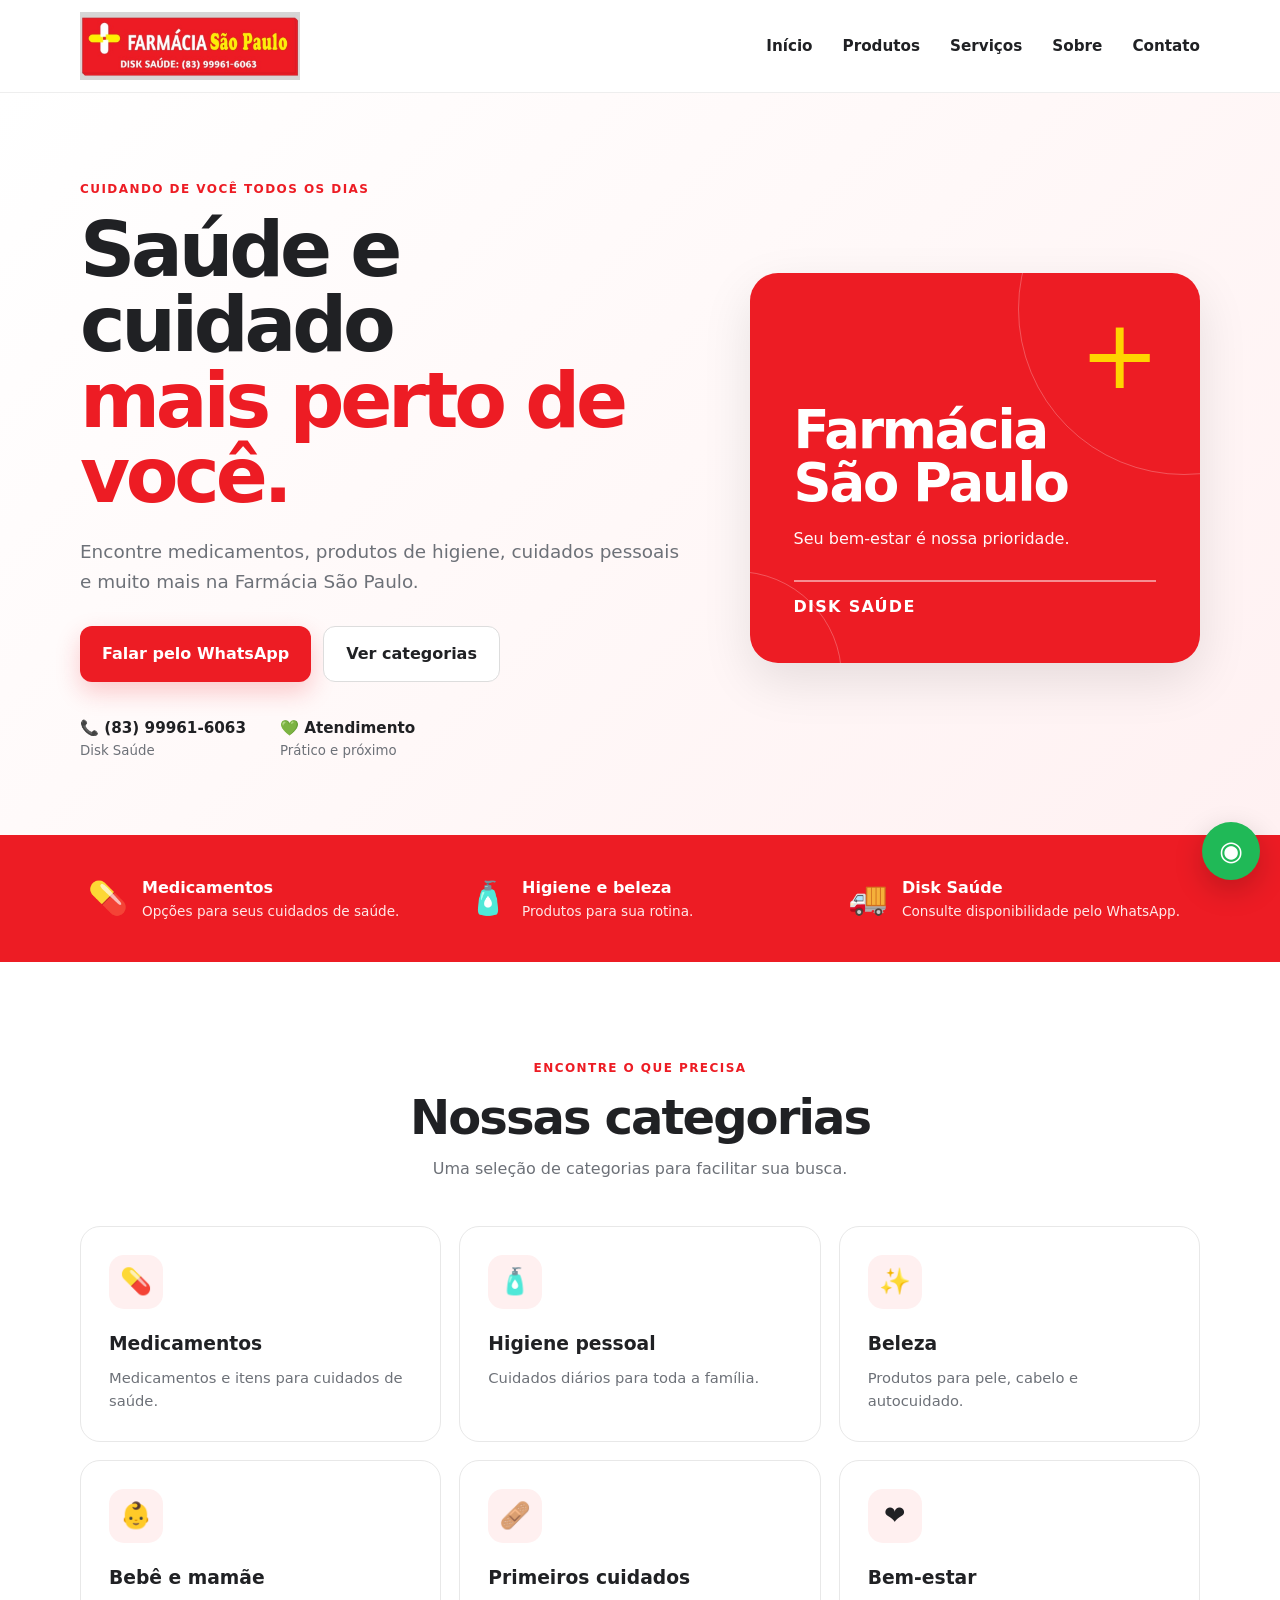
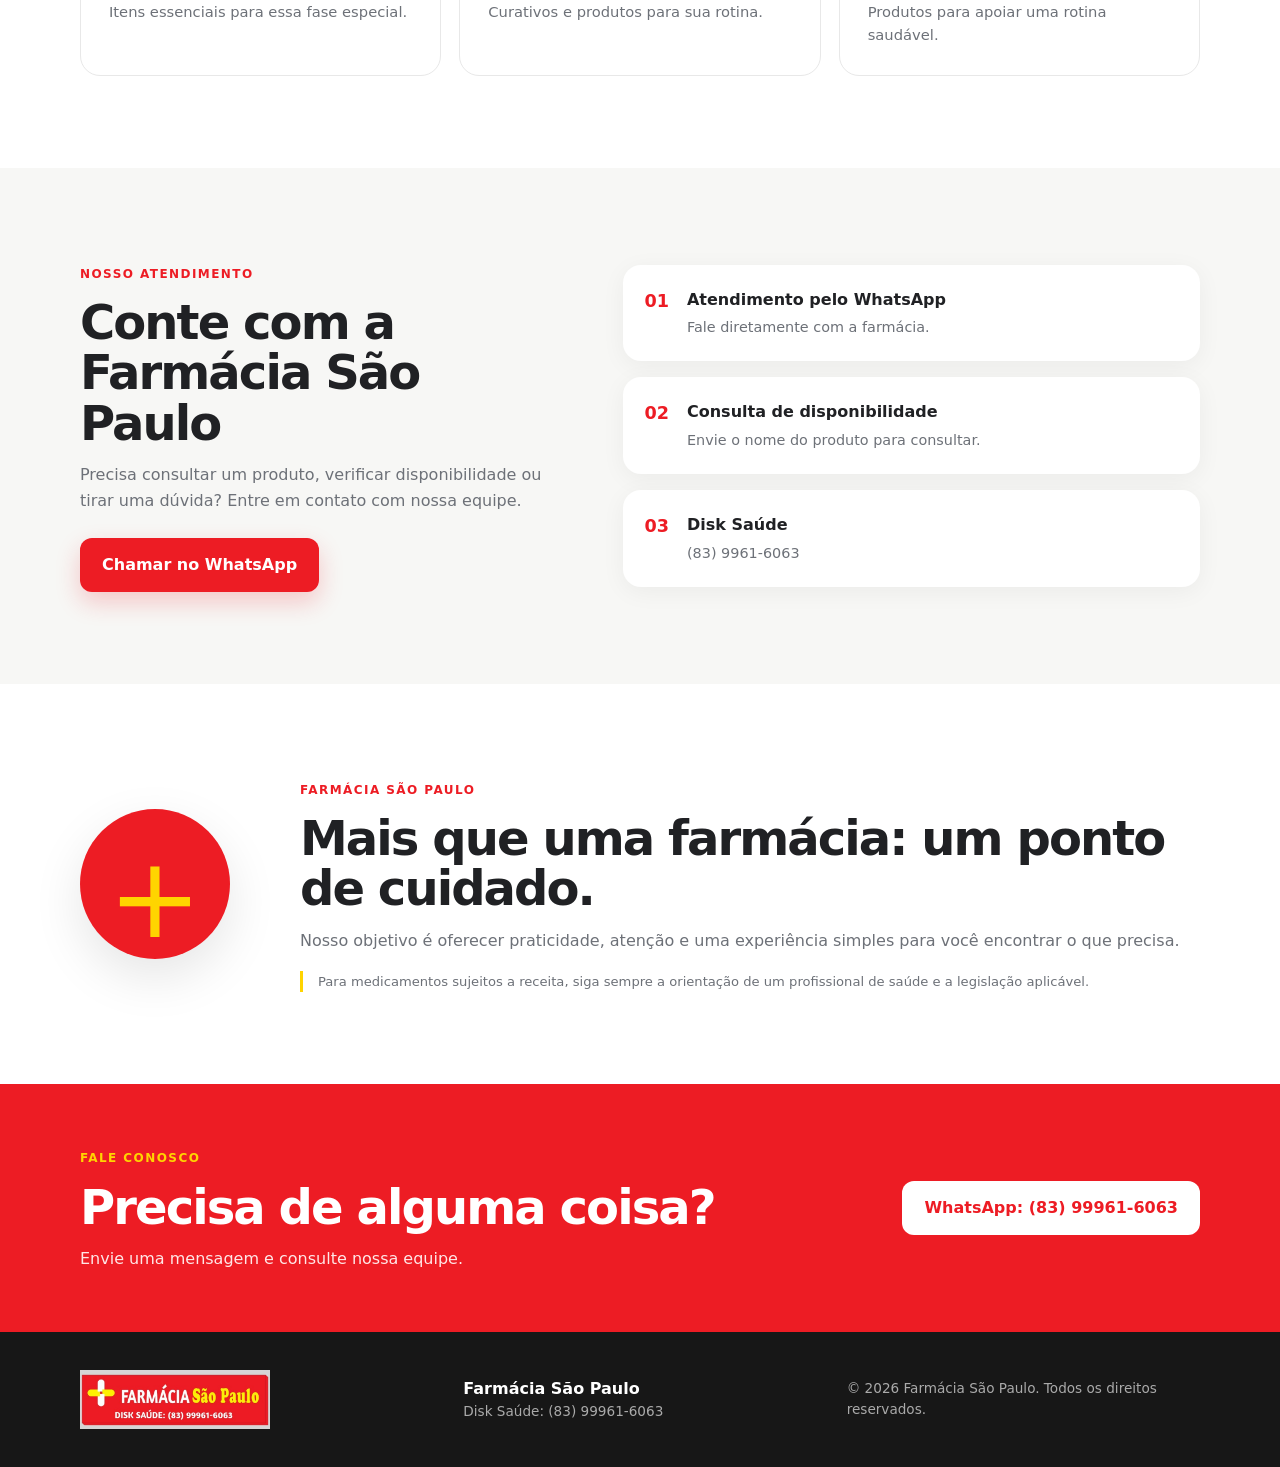
<file: farma/index.html>
<!DOCTYPE html>
<html lang="pt-BR">
<head>
  <meta charset="UTF-8">
  <meta name="viewport" content="width=device-width, initial-scale=1.0">
  <meta name="description" content="Farmácia São Paulo - saúde, cuidado e praticidade para você.">
  <title>Farmácia São Paulo | Saúde e Cuidado</title>
  <link rel="stylesheet" href="style.css">
</head>
<body>
  <header class="header">
    <div class="container nav">
      <a class="brand" href="#inicio" aria-label="Farmácia São Paulo">
        <img src="logo-farmacia-sao-paulo.png" alt="Farmácia São Paulo">
      </a>
      <button class="menu-toggle" aria-label="Abrir menu">☰</button>
      <nav class="menu">
        <a href="#inicio">Início</a>
        <a href="#categorias">Produtos</a>
        <a href="#servicos">Serviços</a>
        <a href="#sobre">Sobre</a>
        <a href="#contato">Contato</a>
      </nav>
    </div>
  </header>

  <main>
    <section id="inicio" class="hero">
      <div class="container hero-grid">
        <div class="hero-text">
          <span class="eyebrow">CUIDANDO DE VOCÊ TODOS OS DIAS</span>
          <h1>Saúde e cuidado<br><span>mais perto de você.</span></h1>
          <p>Encontre medicamentos, produtos de higiene, cuidados pessoais e muito mais na Farmácia São Paulo.</p>
          <div class="hero-actions">
            <a class="btn btn-primary" href="https://wa.me/558399616063" target="_blank" rel="noopener">Falar pelo WhatsApp</a>
            <a class="btn btn-light" href="#categorias">Ver categorias</a>
          </div>
          <div class="quick-info">
            <div><strong>📞 (83) 99961-6063</strong><small>Disk Saúde</small></div>
            <div><strong>💚 Atendimento</strong><small>Prático e próximo</small></div>
          </div>
        </div>
        <div class="hero-card">
          <div class="cross">+</div>
          <h2>Farmácia<br>São Paulo</h2>
          <p>Seu bem-estar é nossa prioridade.</p>
          <div class="card-line"></div>
          <span>DISK SAÚDE</span>
        </div>
      </div>
    </section>

    <section class="benefits">
      <div class="container benefits-grid">
        <div class="benefit"><span>💊</span><div><strong>Medicamentos</strong><p>Opções para seus cuidados de saúde.</p></div></div>
        <div class="benefit"><span>🧴</span><div><strong>Higiene e beleza</strong><p>Produtos para sua rotina.</p></div></div>
        <div class="benefit"><span>🚚</span><div><strong>Disk Saúde</strong><p>Consulte disponibilidade pelo WhatsApp.</p></div></div>
      </div>
    </section>

    <section id="categorias" class="section">
      <div class="container">
        <div class="section-heading">
          <span class="eyebrow">ENCONTRE O QUE PRECISA</span>
          <h2>Nossas categorias</h2>
          <p>Uma seleção de categorias para facilitar sua busca.</p>
        </div>
        <div class="category-grid">
          <article class="category"><div class="icon">💊</div><h3>Medicamentos</h3><p>Medicamentos e itens para cuidados de saúde.</p></article>
          <article class="category"><div class="icon">🧴</div><h3>Higiene pessoal</h3><p>Cuidados diários para toda a família.</p></article>
          <article class="category"><div class="icon">✨</div><h3>Beleza</h3><p>Produtos para pele, cabelo e autocuidado.</p></article>
          <article class="category"><div class="icon">👶</div><h3>Bebê e mamãe</h3><p>Itens essenciais para essa fase especial.</p></article>
          <article class="category"><div class="icon">🩹</div><h3>Primeiros cuidados</h3><p>Curativos e produtos para sua rotina.</p></article>
          <article class="category"><div class="icon">❤️</div><h3>Bem-estar</h3><p>Produtos para apoiar uma rotina saudável.</p></article>
        </div>
      </div>
    </section>

    <section id="servicos" class="section section-soft">
      <div class="container service-grid">
        <div>
          <span class="eyebrow">NOSSO ATENDIMENTO</span>
          <h2>Conte com a Farmácia São Paulo</h2>
          <p>Precisa consultar um produto, verificar disponibilidade ou tirar uma dúvida? Entre em contato com nossa equipe.</p>
          <a class="btn btn-primary" href="https://wa.me/+558399616063?text=Olá!%20Gostaria%20de%20saber%20mais%20sobre%20um%20produto." target="_blank" rel="noopener">Chamar no WhatsApp</a>
        </div>
        <div class="service-list">
          <div class="service"><span>01</span><div><h3>Atendimento pelo WhatsApp</h3><p>Fale diretamente com a farmácia.</p></div></div>
          <div class="service"><span>02</span><div><h3>Consulta de disponibilidade</h3><p>Envie o nome do produto para consultar.</p></div></div>
          <div class="service"><span>03</span><div><h3>Disk Saúde</h3><p>(83) 9961-6063</p></div></div>
        </div>
      </div>
    </section>

    <section id="sobre" class="section">
      <div class="container about">
        <div class="about-badge">+</div>
        <div>
          <span class="eyebrow">FARMÁCIA SÃO PAULO</span>
          <h2>Mais que uma farmácia: um ponto de cuidado.</h2>
          <p>Nosso objetivo é oferecer praticidade, atenção e uma experiência simples para você encontrar o que precisa.</p>
          <p class="note">Para medicamentos sujeitos a receita, siga sempre a orientação de um profissional de saúde e a legislação aplicável.</p>
        </div>
      </div>
    </section>

    <section id="contato" class="contact">
      <div class="container contact-box">
        <div>
          <span class="eyebrow">FALE CONOSCO</span>
          <h2>Precisa de alguma coisa?</h2>
          <p>Envie uma mensagem e consulte nossa equipe.</p>
        </div>
        <a class="btn btn-white" href="https://wa.me/558399616063" target="_blank" rel="noopener">WhatsApp: (83) 99961-6063</a>
      </div>
    </section>
  </main>

  <footer class="footer">
    <div class="container footer-grid">
      <img src="logo-farmacia-sao-paulo.png" alt="Farmácia São Paulo">
      <div>
        <strong>Farmácia São Paulo</strong>
        <p>Disk Saúde: (83) 99961-6063</p>
      </div>
      <p>© <span id="year"></span> Farmácia São Paulo. Todos os direitos reservados.</p>
    </div>
  </footer>

  <a class="floating-whatsapp" href="https://wa.me/558399616063" target="_blank" rel="noopener" aria-label="Falar no WhatsApp">◉</a>
  <script src="script.js"></script>
</body>
</html>
</file>
<file: farma/style.css>
:root{
  --red:#ed1c24;
  --red-dark:#c91018;
  --yellow:#ffd400;
  --ink:#202124;
  --muted:#6d7178;
  --soft:#f7f7f5;
  --white:#fff;
  --shadow:0 18px 50px rgba(0,0,0,.10);
}
*{box-sizing:border-box;margin:0;padding:0}
html{scroll-behavior:smooth}
body{font-family:Inter,ui-sans-serif,system-ui,-apple-system,BlinkMacSystemFont,"Segoe UI",sans-serif;color:var(--ink);background:#fff;line-height:1.6}
a{text-decoration:none;color:inherit}
.container{width:min(1120px,92%);margin:auto}
.header{position:sticky;top:0;z-index:50;background:rgba(255,255,255,.94);backdrop-filter:blur(12px);border-bottom:1px solid #eee}
.nav{height:92px;display:flex;align-items:center;justify-content:space-between;gap:30px}
.brand img{width:220px;height:auto;display:block}
.menu{display:flex;gap:30px;align-items:center;font-weight:700;font-size:.95rem}
.menu a{transition:.2s}
.menu a:hover{color:var(--red)}
.menu-toggle{display:none;border:0;background:transparent;font-size:2rem;cursor:pointer}
.hero{background:linear-gradient(135deg,#fff 0%,#fff8f8 52%,#fff1f2 100%);padding:82px 0 74px;overflow:hidden}
.hero-grid{display:grid;grid-template-columns:1.15fr .85fr;gap:60px;align-items:center}
.eyebrow{display:inline-block;color:var(--red);font-weight:900;letter-spacing:.12em;font-size:.75rem;margin-bottom:13px}
.hero h1{font-size:clamp(2.7rem,6vw,5.2rem);line-height:.98;letter-spacing:-.055em;margin-bottom:24px}
.hero h1 span{color:var(--red)}
.hero-text>p{font-size:1.15rem;color:var(--muted);max-width:650px;margin-bottom:30px}
.hero-actions{display:flex;gap:12px;flex-wrap:wrap}
.btn{display:inline-flex;align-items:center;justify-content:center;padding:14px 22px;border-radius:12px;font-weight:850;transition:.2s;cursor:pointer}
.btn:hover{transform:translateY(-2px)}
.btn-primary{background:var(--red);color:#fff;box-shadow:0 10px 24px rgba(237,28,36,.22)}
.btn-light{background:#fff;border:1px solid #ddd}
.btn-white{background:#fff;color:var(--red)}
.quick-info{display:flex;gap:34px;margin-top:34px}
.quick-info div{display:flex;flex-direction:column}
.quick-info strong{font-size:.95rem}
.quick-info small{color:var(--muted)}
.hero-card{min-height:390px;border-radius:28px;background:var(--red);color:#fff;padding:44px;display:flex;flex-direction:column;justify-content:flex-end;box-shadow:var(--shadow);position:relative;overflow:hidden}
.hero-card:before,.hero-card:after{content:"";position:absolute;border-radius:50%;border:1px solid rgba(255,255,255,.25)}
.hero-card:before{width:330px;height:330px;right:-150px;top:-130px}
.hero-card:after{width:210px;height:210px;left:-120px;bottom:-120px}
.cross{position:absolute;top:34px;right:40px;color:var(--yellow);font-size:6rem;line-height:1;font-weight:300}
.hero-card h2{font-size:3.3rem;line-height:1;letter-spacing:-.04em;position:relative}
.hero-card p{margin-top:16px;color:#fff8f8;position:relative}
.card-line{height:2px;background:rgba(255,255,255,.5);margin:28px 0 12px;position:relative}
.hero-card span{font-weight:900;letter-spacing:.08em;position:relative}
.benefits{background:var(--red);color:#fff;padding:26px 0}
.benefits-grid{display:grid;grid-template-columns:repeat(3,1fr);gap:20px}
.benefit{display:flex;align-items:center;gap:14px;padding:12px 8px}
.benefit>span{font-size:2rem}
.benefit p{color:#ffe9e9;font-size:.85rem}
.section{padding:92px 0}
.section-soft{background:var(--soft)}
.section-heading{text-align:center;max-width:650px;margin:0 auto 44px}
.section h2,.contact h2{font-size:clamp(2rem,4vw,3rem);line-height:1.05;letter-spacing:-.04em;margin-bottom:14px}
.section-heading p,.service-grid p,.about p{color:var(--muted)}
.category-grid{display:grid;grid-template-columns:repeat(3,1fr);gap:18px}
.category{border:1px solid #e8e8e8;border-radius:20px;padding:28px;background:#fff;transition:.25s}
.category:hover{transform:translateY(-5px);box-shadow:var(--shadow);border-color:#f0c4c6}
.icon{width:54px;height:54px;border-radius:15px;background:#fff0f0;display:grid;place-items:center;font-size:1.6rem;margin-bottom:20px}
.category h3{margin-bottom:7px}
.category p{color:var(--muted);font-size:.92rem}
.service-grid{display:grid;grid-template-columns:.9fr 1.1fr;gap:70px;align-items:center}
.service-grid>div:first-child>p{max-width:540px;margin-bottom:25px}
.service-list{display:grid;gap:16px}
.service{display:flex;gap:18px;align-items:flex-start;background:#fff;padding:22px;border-radius:18px;box-shadow:0 5px 25px rgba(0,0,0,.05)}
.service>span{color:var(--red);font-weight:900;font-size:1.1rem}
.service h3{font-size:1rem;margin-bottom:4px}
.service p{font-size:.9rem}
.about{display:grid;grid-template-columns:170px 1fr;gap:50px;align-items:center}
.about-badge{width:150px;height:150px;border-radius:50%;background:var(--red);color:var(--yellow);display:grid;place-items:center;font-size:7rem;font-weight:200;box-shadow:var(--shadow)}
.note{font-size:.82rem;margin-top:18px;padding-left:15px;border-left:3px solid var(--yellow)}
.contact{background:var(--red);color:#fff;padding:60px 0}
.contact .eyebrow{color:var(--yellow)}
.contact-box{display:flex;align-items:center;justify-content:space-between;gap:30px}
.contact p{color:#ffe7e7}
.footer{background:#171717;color:#fff;padding:38px 0}
.footer-grid{display:grid;grid-template-columns:1fr 1fr 1fr;gap:30px;align-items:center}
.footer img{width:190px}
.footer p{color:#aaa;font-size:.85rem}
.floating-whatsapp{position:fixed;right:20px;bottom:20px;width:58px;height:58px;border-radius:50%;display:grid;place-items:center;background:#20b957;color:#fff;font-size:1.7rem;box-shadow:0 10px 30px rgba(0,0,0,.2);z-index:60}
@media(max-width:800px){
  .nav{height:76px}.brand img{width:180px}.menu-toggle{display:block}.menu{display:none;position:absolute;top:76px;left:0;right:0;background:#fff;padding:20px 4%;border-bottom:1px solid #eee;flex-direction:column;align-items:flex-start}.menu.open{display:flex}
  .hero{padding:58px 0}.hero-grid,.service-grid{grid-template-columns:1fr}.hero-card{min-height:310px}.benefits-grid{grid-template-columns:1fr}.category-grid{grid-template-columns:1fr 1fr}.about{grid-template-columns:1fr}.about-badge{width:110px;height:110px;font-size:5rem}.contact-box{flex-direction:column;align-items:flex-start}.footer-grid{grid-template-columns:1fr}
}
@media(max-width:500px){
  .hero h1{font-size:2.65rem}.hero-card h2{font-size:2.5rem}.category-grid{grid-template-columns:1fr}.quick-info{gap:15px;flex-direction:column}.hero-actions .btn{width:100%}
}
</file>
